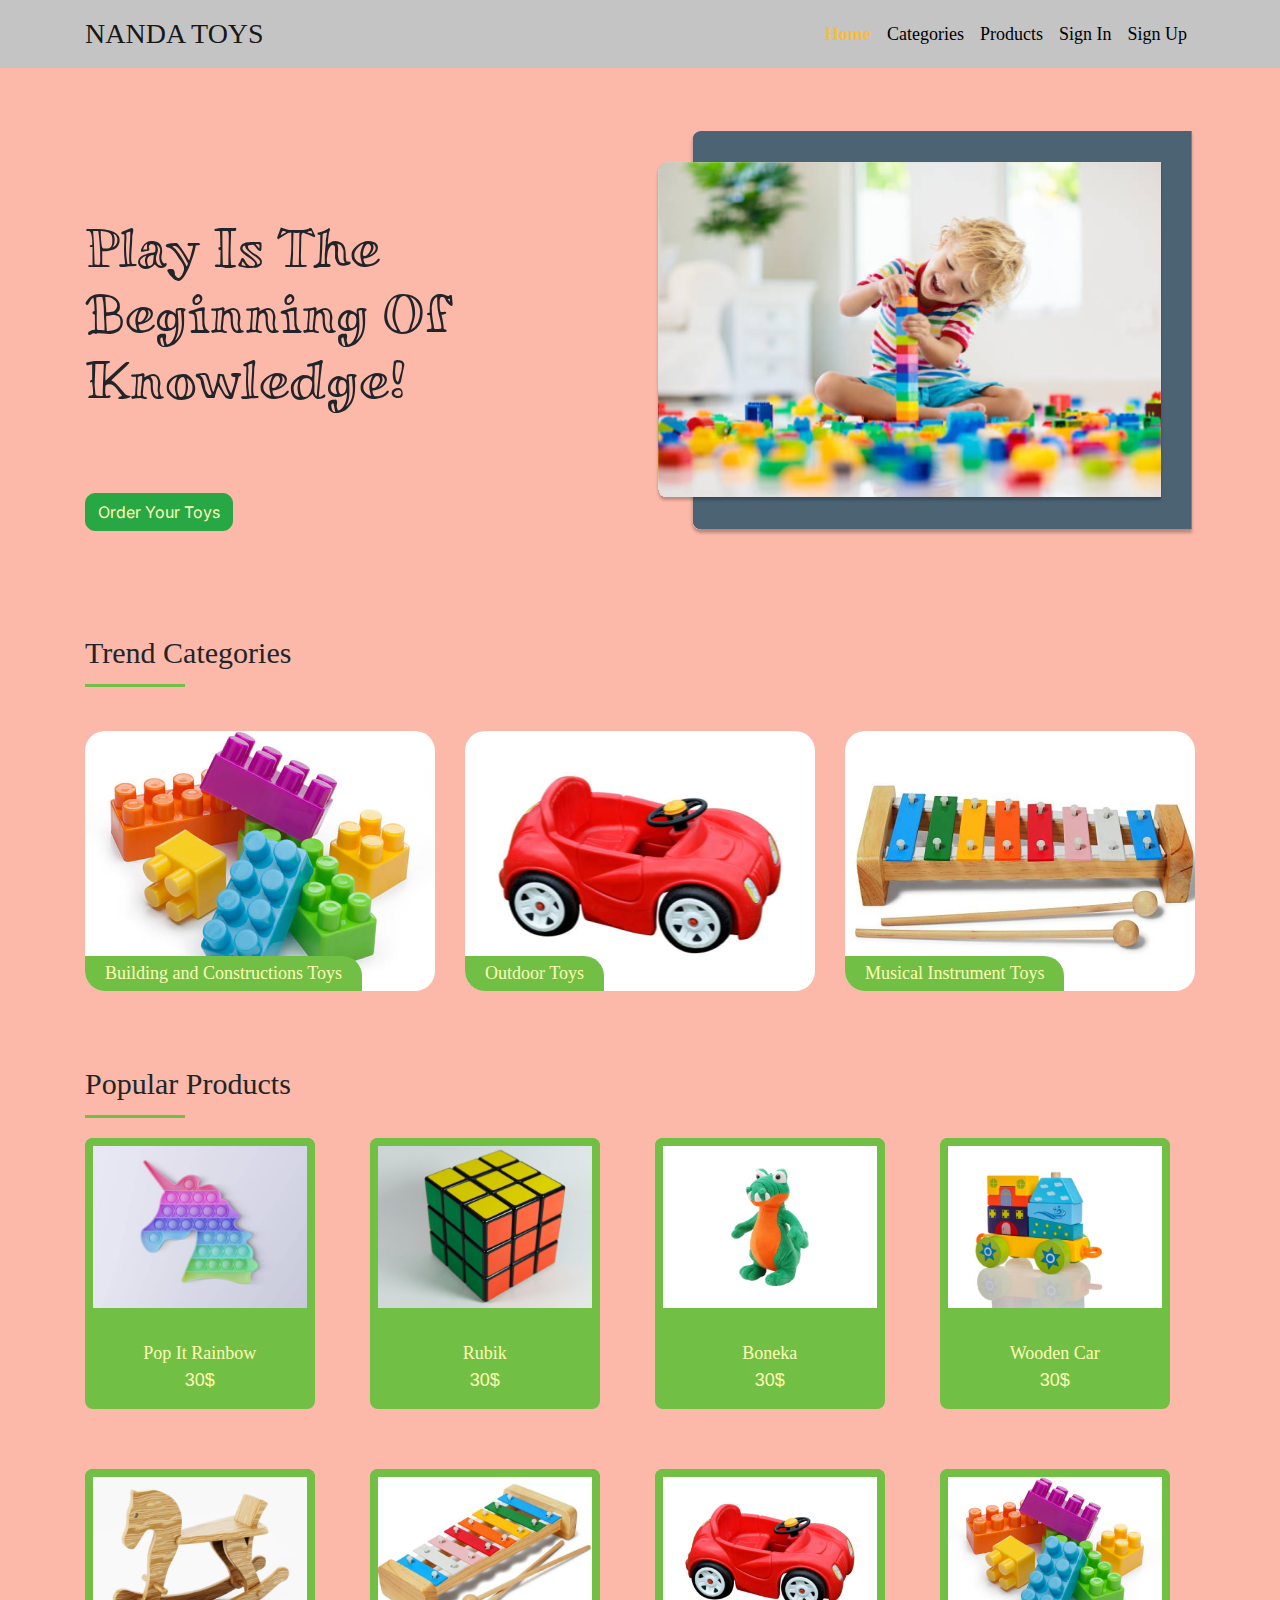
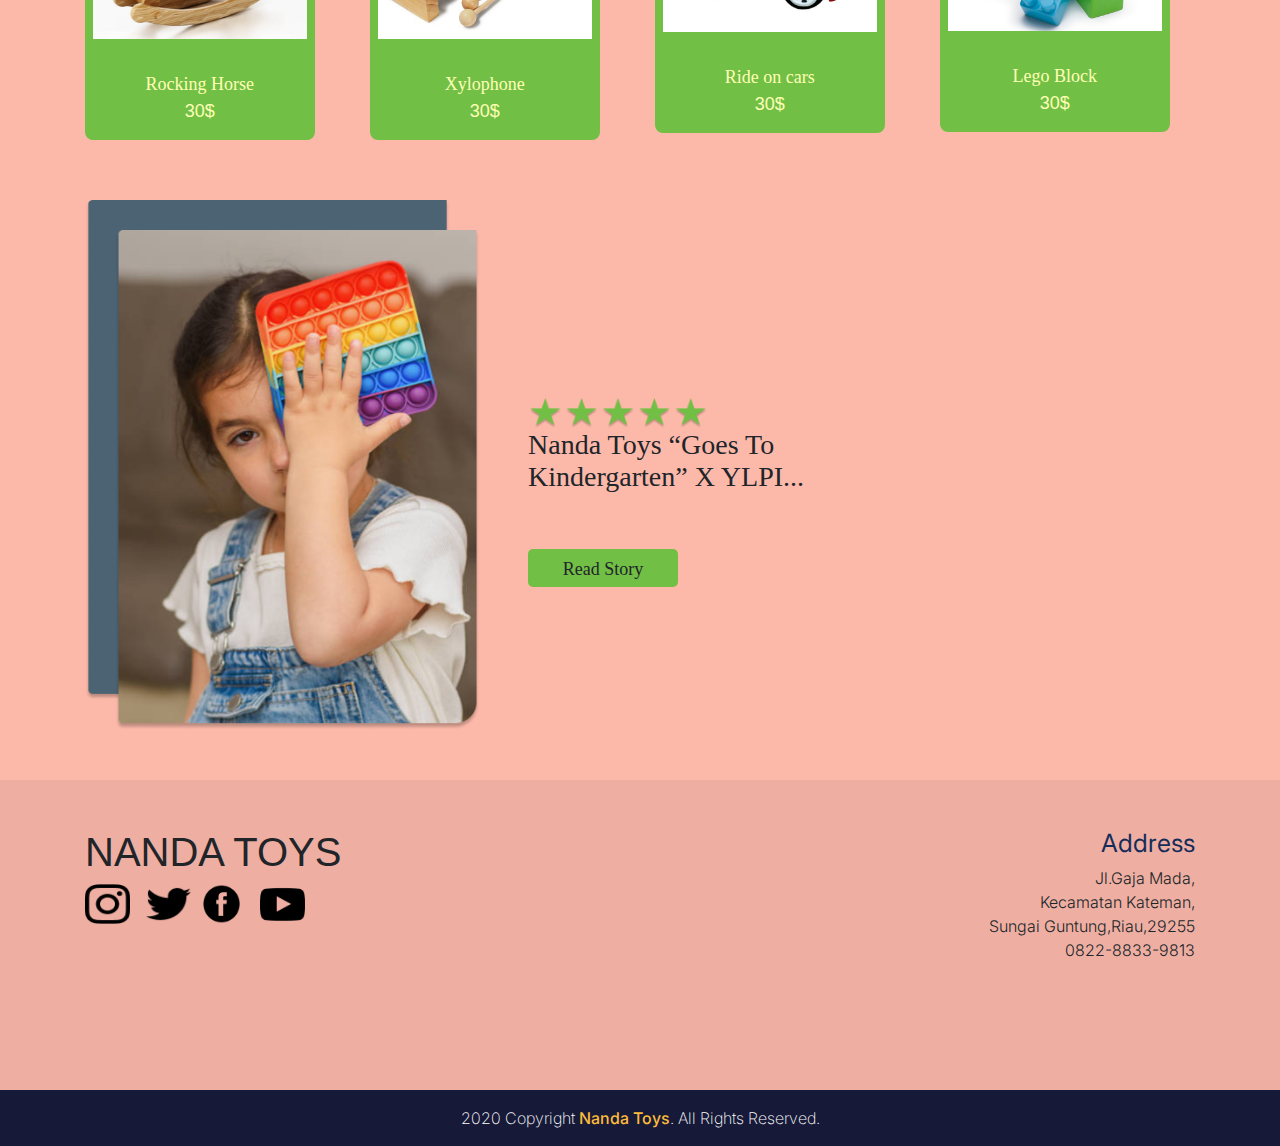
<file: index.html>
<!doctype html>
<html lang="en">
  <head>
    <!-- Required meta tags -->
    <meta charset="utf-8">
    
    <meta name="viewport" content="width=device-width, initial-scale=1, shrink-to-fit=no">

    <!-- Bootstrap CSS -->
    <link rel="stylesheet" href="frontend/libraries/bootstrap/css/bootstrap.css">
    <!-- My CSS -->
    <link rel="stylesheet" href="frontend/styles/main.css">
    
    <!-- Google Fonts -->
    <link href="https://fonts.googleapis.com/css2?family=IM+Fell+Great+Primer&family=Inter:wght@100;200;300;400;500;600;700&family=Miltonian&family=Montserrat:ital,wght@0,100;0,200;0,300;0,400;0,500;0,600;0,700;0,800;1,300;1,500;1,700&family=Poppins:wght@100;200;300;400;500;600;700&display=swap" rel="stylesheet">

    <title>Home</title>
  </head>
  <body>
    
    <!-- Header -->
    <header>
      <nav class="navbar navbar-expand-lg navbar-light" style="background-color: #C4C4C4;"> 
        <div class="container">
          <a class="navbar-brand" href="#">NANDA TOYS</a>
          <button class="navbar-toggler" type="button" data-toggle="collapse" data-target="#navbarNav" aria-controls="navbarNav" aria-expanded="false" aria-label="Toggle navigation">
            <span class="navbar-toggler-icon"></span>
          </button>
          <div class="collapse navbar-collapse" id="navbarNav">
            <ul class="navbar-nav ml-auto">
              <li class="nav-item">
                <a class="nav-link active" href="#">Home</a>
              </li>
              <br>
              <li class="nav-item">
                <a class="nav-link" href="#">Categories</a>
              </li>
              <li class="nav-item">
                <a class="nav-link" href="#">Products</a>
              </li>
              <li class="nav-item">
                <a class="nav-link" href="#">Sign In</a>
              </li>
              <li class="nav-item">
                <a class="nav-link" href="#">Sign Up</a>
              </li>
            </ul>
          </div>
        </div>
      </nav>
    </header>
    <!-- Tutup Header -->

    <!-- Hero Section -->
    <section class="hero-section">
      <div class="container">
        <div class="row">
          <div class="col-6">
            <h1>Play Is The Beginning Of Knowledge!</h1>
            <a href="pages/detail.html" Class="btn btn-success">Order Your Toys</a>
          </div>
          <div class="col-6">
            <img src="frontend/img/Group 24.svg" class="img-fluid">
          </div>
        </div>
      </div>
    </section>
    <!-- Tutup Hero Section -->

    <!-- Trend Categories -->
    <section class="categories">
      <div class="container">
        <div class="row">
          <div class="col-12">
            <div class="d-flex section-title">
              <h4>Trend</h4>
              <h4>&nbsp;Categories</h4>
            </div>
          </div>
        </div>
        <div class="row mt-4">
          <div class="col-4 component-categories">
            <div class="tag">
              <span>Building and Constructions Toys</span>
            </div>
            <a href="pages/detail.html">
              <div class="categories-thumbnail">
                <div class="categories-img" style="background-image: url('frontend/img/categories\ 1.png');"></div>
              </div>
            </a>
          </div>
          <div class="col-4 component-categories">
            <div class="tag">
              <span>Outdoor Toys</span>
            </div>
            <a href="pages/detail.html">
              <div class="categories-thumbnail">
                <div class="categories-img" style="background-image: url('frontend/img/categories\ 2.png');"></div>
              </div>
            </a>
          </div>
          <div class="col-4 component-categories">
            <div class="tag">
              <span>Musical Instrument Toys</span>
            </div>
            <a href="pages/detail.html">
              <div class="categories-thumbnail">
                <div class="categories-img" style="background-image: url('frontend/img/categories\ 3.png');"></div>
              </div>
            </a>
          </div>
        </div>
      </div>
    </section>
    <!-- Tutup Trend Categories -->

    <!-- Popular Products -->
    <section class="popular-products">
      <div class="container">
        <div class="row">
          <div class="col-12">
            <div class="d-flex section-title">
              <h4>Popular</h4>
              <h4>&nbsp;Products</h4>
            </div>
          </div>
        </div>
        <div class="row">
          <div class="col-6 col-md-4 col-lg-3">
            <a href="pages/detail.html" class="component-products d-block">
              <div class="products-img mb-4">
                <img src="frontend/img/product 1  (1).png" alt class="w-100">
              </div>
              <div class="products-text">Pop It Rainbow</div>
              <div class="products-price">30$</div>
            </a>
            
          </div>
          <div class="col-6 col-md-4 col-lg-3">
            <a href="pages/detail.html" class="component-products d-block">
              <div class="products-img mb-4">
                <img src="frontend/img/product 2.png" alt class="w-100">
              </div>
              <div class="products-text">Rubik </div>
              <div class="products-price">30$</div>
            </a>
          </div>
          <div class="col-6 col-md-4 col-lg-3">
            <a href="pages/detail.html" class="component-products d-block">
              <div class="products-img mb-4">
                <img src="frontend/img/product 3.png" alt class="w-100">
              </div>
              <div class="products-text">Boneka </div>
              <div class="products-price">30$</div>
            </a>
          </div>
          <div class="col-6 col-md-4 col-lg-3">
            <a href="pages/detail.html" class="component-products d-block">
              <div class="products-img mb-4">
                <img src="frontend/img/product 4.png" alt class="w-100">
              </div>
              <div class="products-text">Wooden Car</div>
              <div class="products-price">30$</div>
            </a>
          </div>
          <div class="col-6 col-md-4 col-lg-3">
            <a href="pages/detail.html" class="component-products d-block">
              <div class="products-img mb-4">
                <img src="frontend/img/product 5.png" alt class="w-100">
              </div>
              <div class="products-text">Rocking Horse</div>
              <div class="products-price">30$</div>
            </a>
          </div>
          <div class="col-6 col-md-4 col-lg-3">
            <a href="pages/detail.html" class="component-products d-block">
              <div class="products-img mb-4">
                <img src="frontend/img/product 6.png" alt class="w-100">
              </div>
              <div class="products-text">Xylophone</div>
              <div class="products-price">30$</div>
            </a>
          </div>
          <div class="col-6 col-md-4 col-lg-3">
            <a href="pages/detail.html" class="component-products d-block">
              <div class="products-img mb-4">
                <img src="frontend/img/categories 2.png" alt class="w-100">
              </div>
              <div class="products-text">Ride on cars</div>
              <div class="products-price">30$</div>
            </a>
          </div>
          <div class="col-6 col-md-4 col-lg-3">
            <a href="pages/detail.html" class="component-products d-block">
              <div class="products-img mb-4">
                <img src="frontend/img/categories 1.png" alt class="w-100">
              </div>
              <div class="products-text">Lego Block</div>
              <div class="products-price">30$</div>
            </a>
          </div>
        </div>
      </div>
    </section>
    <!-- Tutup Popular Produk -->
    
    <!-- Testimonial -->
    <section class="testimonial">
      <div class="container">
        <div class="row align-items-center">
          <div class="col-auto">
            <div class="testimonial-hero">
              <img src="frontend/img/testimonial-hero.png" alt="Testimonial" class="position-absolute testimonial-hero-image">
              <img src="frontend/img/testimonial-frame.png" alt="Testimonial" class="testimonial-frame">
            </div>
          </div>
          <div class="colfa-rotate-180 col-md-4 ml-5">
            <div class="stars align-items-center">
              <img src="frontend/img/stars.png" alt="" />
            </div>
            <h2 class="testimonial-text">Nanda Toys “Goes To Kindergarten” X YLPI...</h2>
            <a href="#" class="btn btn-testimonial mt-5">Read Story</a>
          </div>
        </div>
      </div>
    </section>
    <!-- Tutup Testimonial -->

    <!-- Footer -->
    <div class="footer">
      <div class="container">
        <div class="row">
          <div class="col-6">
            <h1 class="mt-5 text-uppercase">Nanda Toys</h1>
            <div class="d-flex flex-row">
              <a href="#">
                <img src="frontend/img/Group.png" alt="">
              </a>
              <img src="frontend/img/Twitter - Positive.png" class="ml-3" >
              <img src="frontend/img/fb 1.png" class="ml-2" >
              <img src="frontend/img/youtubr 1.png" class="ml-3" >
            </div>
          </div>
          <div class="col-6">
            <div class="footer-tag mt-5">
              <h3>Address</h3>
              <p>Jl.Gaja Mada, <br> Kecamatan Kateman, <br>Sungai Guntung,Riau,29255 <br>0822-8833-9813</p>
            </div>
          </div>
        </div>
      </div>
    </div>

    <footer>
      <div class="container">
        <div class="row">
          <div class="col-12 text-center">
            <p class="pt-3">2020 Copyright <a href="#">Nanda Toys</a>. All Rights Reserved.
            </p>
          </div>
        </div>
      </div>
    </footer>

    <script src="frontend/libraries/"></script>
    <!-- Footer -->
    <!-- Option 1: jQuery and Bootstrap Bundle (includes Popper) -->
    <script src="https://cdn.jsdelivr.net/npm/jquery@3.5.1/dist/jquery.slim.min.js" integrity="sha384-DfXdz2htPH0lsSSs5nCTpuj/zy4C+OGpamoFVy38MVBnE+IbbVYUew+OrCXaRkfj" crossorigin="anonymous"></script>
    <script src="frontend/libraries/bootstrap/js/bootstrap.js"></script>

    
  </body>
</html>
</file>
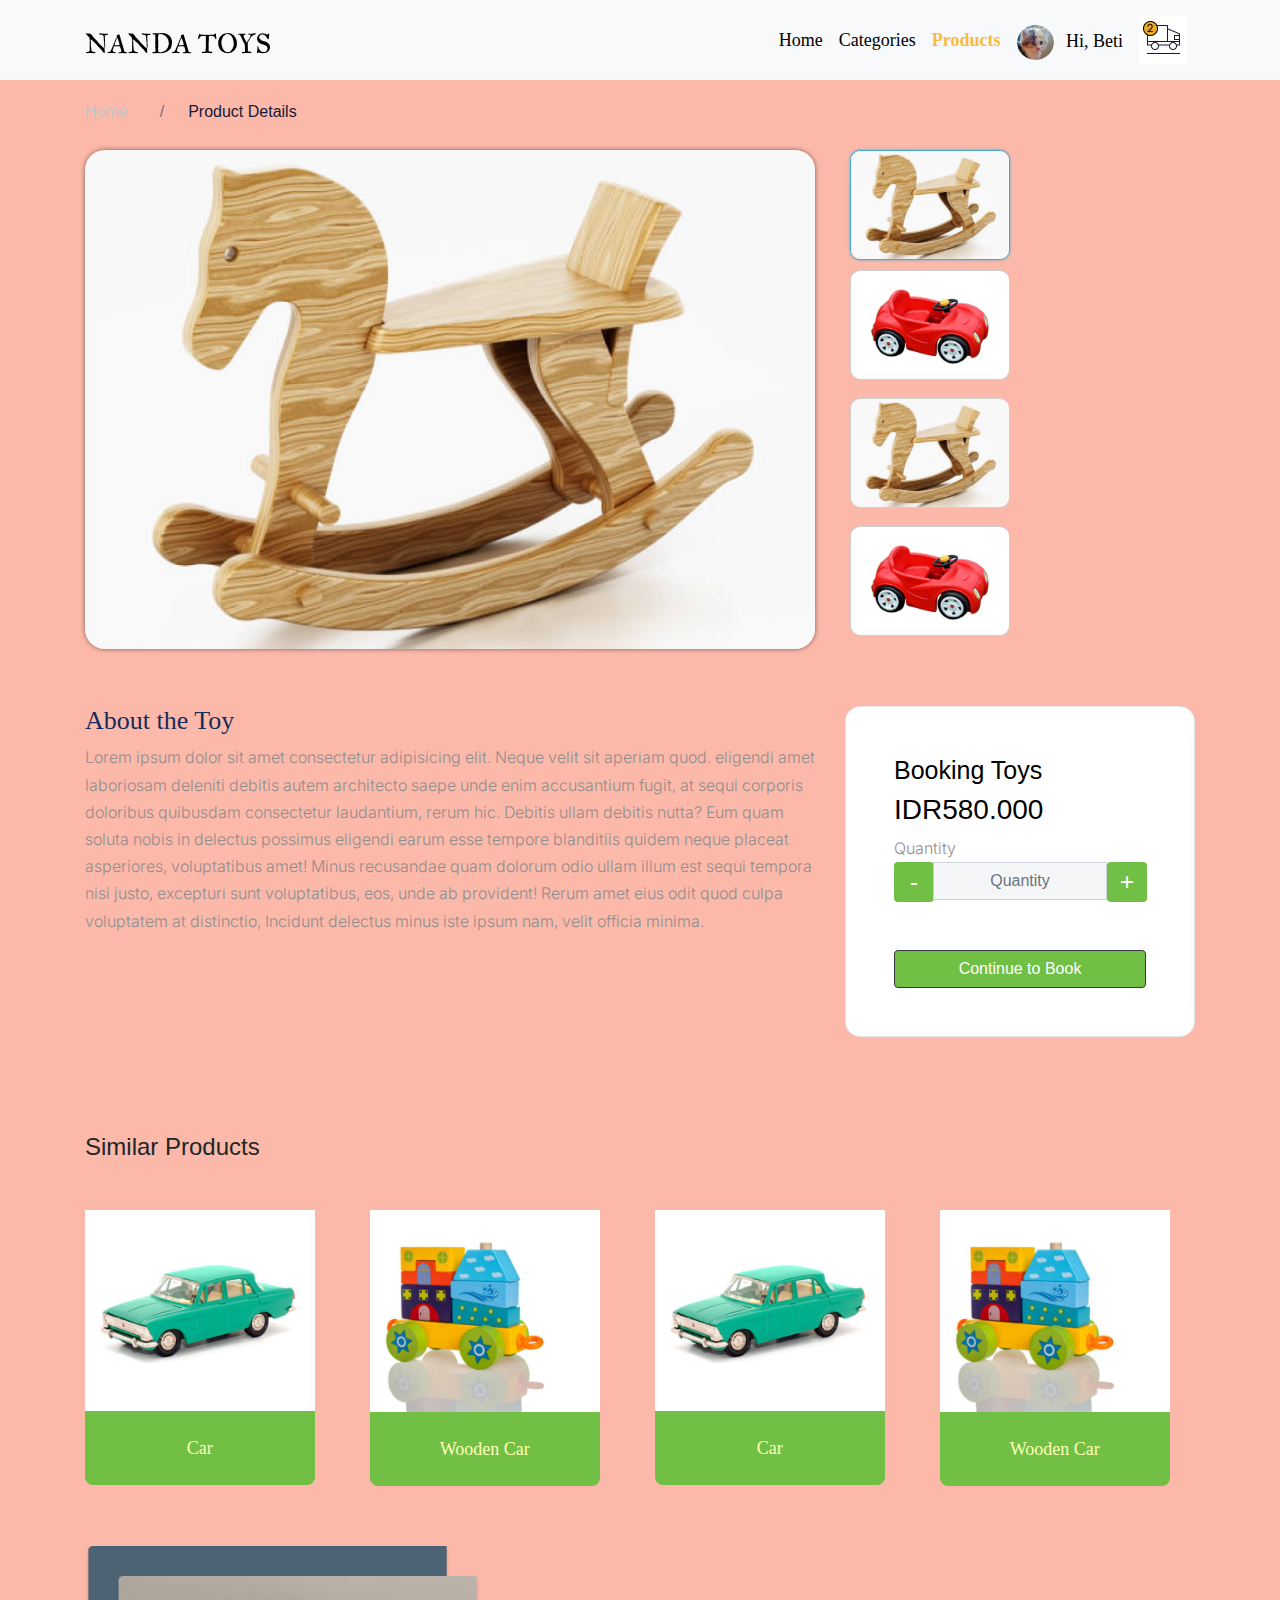
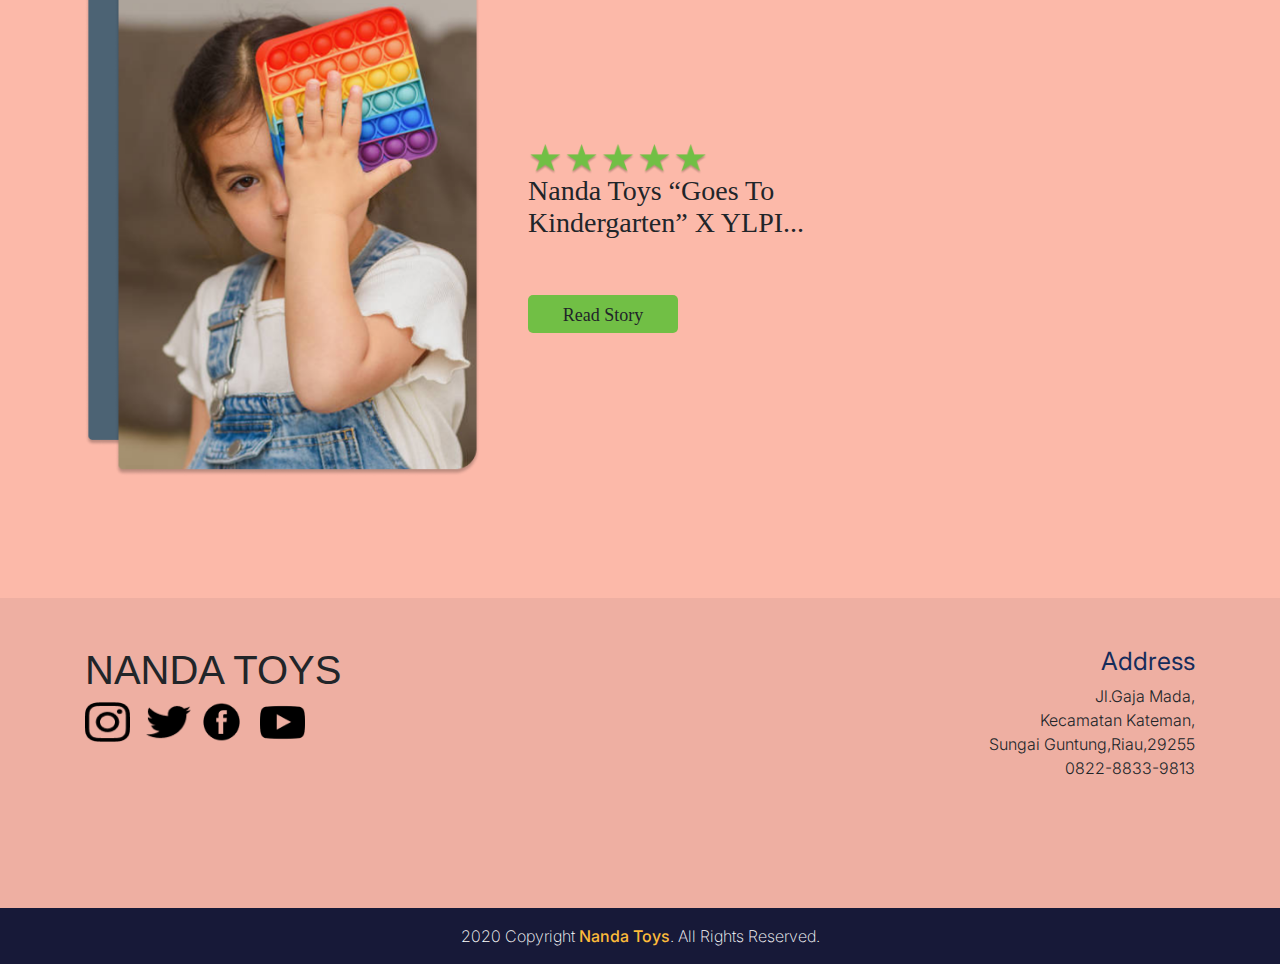
<file: pages/detail.html>
<!DOCTYPE html>
<html lang="en">
<head>
    <meta charset="UTF-8">
    <meta http-equiv="X-UA-Compatible" content="IE=edge">
    <meta name="viewport" content="width=device-width, initial-scale=1.0">
    <link rel="stylesheet" href="../frontend/libraries/bootstrap/css/bootstrap.css">
    <link href="https://fonts.googleapis.com/css2?family=IM+Fell+Great+Primer&family=Inter:wght@100;200;300;400;500;600;700&family=Miltonian&family=Montserrat:ital,wght@0,100;0,200;0,300;0,400;0,500;0,600;0,700;0,800;1,300;1,500;1,700&family=Poppins:wght@100;200;300;400;500;600;700&display=swap" rel="stylesheet">
    <link rel="stylesheet" href="../frontend/styles/main.css">
    <link rel="stylesheet" href="../frontend/libraries/xzoom/xzoom.css">

    <title>Products</title>
</head>
<body>
    <header>
        <nav class="navbar navbar-expand-lg navbar-light bg-light">
            <div class="container">
              <a class="navbar-brand" href="../index.html"><img src="../frontend/img/NANDA TOYS.png" alt=""></a>
              <button class="navbar-toggler" type="button" data-toggle="collapse" data-target="#navbarSupportedContent" aria-controls="navbarSupportedContent" aria-expanded="false" aria-label="Toggle navigation">
                <span class="navbar-toggler-icon"></span>
              </button>
      
              <div class="collapse navbar-collapse" id="navbarSupportedContent">
                <ul class="navbar-nav ml-auto">
                  <li class="nav-item">
                    <a class="nav-link" href="../index.html">Home</a>
                  </li>
                  <li class="nav-item">
                    <a class="nav-link" href="#">Categories</a>
                  </li>
                  <li class="nav-item">
                    <a class="nav-link active" href="detail.html">Products</a>
                  </li>
                </ul>
                <!-- Destkop Menu -->
                <ul class="navbar-nav d-none d-lg-flex">
            <li class="nav-item dropdown">
              <a href="#" class="nav-link mt-2" id="navbarDropdown" role="button" data-toggle="dropdown">
                <img src="../frontend/img/beti.png" alt="icon user" class="rounded-circle mr-2 profile-picture">
                Hi, Beti
              </a>
            </li>
            <li class="nav-item">
              <a href="#" class="nav-link d-inline-block">
                <img src="../frontend/img/truk.png" alt="">
              </a>
            </li>
          </ul>
        </div>
      </div>
    </nav>
  </header>
    
  <!-- Page Content -->
  <div class="page-content page-details">
    <section class="bike-breadcrumbs">
      <div class="container">
        <div class="row">
          <div class="col-12">
            <nav>
              <ol class="breadcrumb">
                <li class="breadcrumb-item">
                  <a href="../index.html">Home</a>
                </li>
                <li class="breadcrumb-item active">
                  Product Details
                </li>
              </ol>
            </nav>
          </div>
        </div>
      </div>
    </section>
    
    <section class="bike-gallery">
        <div class="container">
          <div class="row">
            <div class="col-10 col-md-8">
              <div class="xzoom-container">
                <img 
                  src="../frontend/img/product-details-1.png" 
                  class="xzoom w-100 main-image d-block" 
                  id="xzoom-default"
                  xoriginal="../frontend/img/product-details-1.png">
              </div>
            </div>
            
            <div class="col-2 col-md-2">
              <div class="xzoom-thumbs">
                <a href="../frontend/img/product-details-1.png">
                  <img src="../frontend/img/product-details-1.png" class="xzoom-gallery w-100" xpreview="../frontend/img/product-details-1.png">
                </a>
                <a href="../frontend/img/product-details-2.png">
                  <img src="../frontend/img/product-details-2.png" class="xzoom-gallery w-100" xpreview="../frontend/img/product-details-2.png">
                <a href="../frontend/img/product-details-1.png">
                  <img src="../frontend/img/product-details-1.png" class="xzoom-gallery w-100 mt-2" xpreview="../frontend/img/product-details-1.png">
                <a href="../frontend/img/product-details-2.png">
                  <img src="../frontend/img/product-details-2.png" class="xzoom-gallery w-100 mt-2" xpreview="../frontend/img/product-details-2.png">
                </a>
              </div> 
            </div>
          </div>
        </div>
    </section>

    <section class="bike-heading mb-5">
        <div class="container">
          <div class="row">
            <div class="col-lg-8">
              <h1>About the Toy</h1>
              <p>Lorem ipsum dolor sit amet consectetur adipisicing elit. Neque velit sit aperiam quod. eligendi amet laboriosam deleniti debitis autem architecto saepe unde enim accusantium fugit, at sequi corporis doloribus quibusdam consectetur laudantium, rerum hic.
                Debitis ullam debitis nutta? Eum quam soluta nobis in delectus possimus eligendi earum esse tempore blanditiis quidem neque placeat asperiores, voluptatibus amet! Minus recusandae quam dolorum odio ullam illum est sequi tempora nisi justo, excepturi sunt voluptatibus, eos, unde ab provident! Rerum amet eius odit quod culpa voluptatem at distinctio, Incidunt delectus minus iste ipsum nam, velit officia minima.</p>
            </div>
            <div class="col-lg-4">
                <div class="card bordered p-5">
                  <h5 class="booking-title">Booking Toys</h5>
                  <h2 class="booking-price">IDR580.000</h2>
                  <p class="mb-0 subtitle">Quantity</p>
                  <div class="input-number">
                    <div class="input-group">
                      <div class="input-group-prepend">
                        <div class="input-group-text minus">
                         -
                        </div>
                      </div>
                      <input type="text" class="form-control" placeholder="Quantity">
                      <div class="input-group-prepend">
                        <div class="input-group-text plus">
                         +
                        </div>
                      </div>
                    </div>
                  </div>
              <a href="booking_page.html" class="btn btn-md btn-dark btn-block mt-5 btn-booking">Continue to Book</a>
            </div>
          </div>
        </div>
      </div>
    </section>
  </div>
  <!-- Akhir Page Content -->

  <!-- Similar Products -->
  <section class="similar-products">
    <div class="container">
      <div class="row">
        <div class="col-12">
          <h4 class="mb-5 mt-5">Similar Products</h4>
        </div>
      </div>
      <div class="row">
        <div class="col-6 col-md-4 col-lg-3">
          <a href="/products.html" class="component-products d-block"> 
            <div class="products-image mb-4">
              <img src="../frontend/img/similar 1.png" alt="" class="w-100">
            </div>
            <div class="products-text mb-2">
                Car
              </div>
          </a>
        </div>
        <div class="col-6 col-md-4 col-lg-3">
          <a href="/products.html" class="component-products d-block"> 
            <div class="products-image mb-4">
              <img src="../frontend/img/similar 2.png" alt="" class="w-100">
            </div>
            <div class="products-text mb-2">
                Wooden Car
              </div>
          </a>
        </div>
        <div class="col-6 col-md-4 col-lg-3">
          <a href="/products.html" class="component-products d-block"> 
            <div class="products-image mb-4">
              <img src="../frontend/img/similar 1.png" alt="" class="w-100">
            </div>
            <div class="products-text mb-2">
                Car
              </div>
          </a>
        </div>
        <div class="col-6 col-md-4 col-lg-3">
          <a href="/products.html" class="component-products d-block"> 
            <div class="products-image mb-4">
              <img src="../frontend/img/similar 2.png" alt="" class="w-100">
            </div>
            <div class="products-text mb-2">
                Wooden Car
              </div>
          </a>
        </div>
    </div>
  </section>

  <!-- Testimonial -->
  <section class="testimonial">
    <div class="container">
      <div class="row align-items-center">
        <div class="col-auto">
          <div class="testimonial-hero">
            <img src="../frontend/img/testimonial-hero.png" alt="Testimonial" class="position-absolute testimonial-hero-image">
            <img src="../frontend/img/testimonial-frame.png" alt="Testimonial" class="testimonial-frame">
          </div>
        </div>
        <div class="colfa-rotate-180 col-md-4 ml-5">
          <div class="stars align-items-center">
            <img src="../frontend/img/stars.png" alt="">
          </div>
          <h2 class="testimonial-text">Nanda Toys “Goes To Kindergarten” X YLPI...</h2>
          <a href="#" class="btn btn-testimonial mt-5">
            Read Story
          </a>
        </div>
      </div>
    </div><br><br><br>
  </section>
        
  <!-- Footer -->
  <div class="footer">
    <div class="container">
      <div class="row">
        <div class="col-6">
          <h1 class="mt-5 text-uppercase">Nanda Toys</h1>
          <div class="d-flex flex-row">
            <img src="../frontend/img/Group.png">
            <img src="../frontend/img/Twitter - Positive.png"  class="ml-3">
            <img src="../frontend/img/fb 1.png"  class="ml-2">
            <img src="../frontend/img/youtubr 1.png"  class="ml-3">
          </div>
        </div>
        <div class="col-6">
          <div class="footer-tag mt-5">
            <h3>Address</h3>
            <p>Jl.Gaja Mada, <br> Kecamatan Kateman, <br>Sungai Guntung,Riau,29255 <br>0822-8833-9813</p>
          </div>
        </div>
      </div>
    </div>
  </div>

  <footer>
    <div class="container">
      <div class="row">
        <div class="col-12 text-center">
          <p class="pt-3">
            2020 Copyright <a href="../index.html">Nanda Toys</a>. All Rights Reserved.
          </p>
        </div>
      </div>
    </div>
  </footer>







    <script src="../frontend/libraries/jquery-360.min.js"></script>
    <script src="../frontend/libraries/bootstrap/js/bootstrap.js"></script>
    <script src="../frontend/libraries/xzoom/xzoom.min.js"></script>

    <script>
    $(document).ready(function () {
      $(".xzoom, .xzoom-gallery").xzoom({
        zoomWidth: 450,
        title: false,
        tint: "#333",
        Xoffset: 20,
      });
    });
    </script>
</body>
</html>
</file>
<file: frontend/styles/main.css>
body {
    background-color: #FCB9A9;
}
.navbar-brand {
    font-family: 'IM FELL Great Primer';
    font-weight: 400;
    font-size: 28px;
}

.nav-item {
    font-family: 'IM FELL Great Primer';
    font-weight: 400;
    font-size: 18px;
    line-height: 34px;
}

.nav-item .nav-link.active {
    font-weight: 600;
    color: #FCBB3A !important;
}

.nav-link {
    color: #000 !important; 
}

.nav-link:hover {
    color: #FCBB3A !important;
}

/* Hero Section */
.hero-section h1 {
    margin-top: 148px;
    font-family: 'Miltonian';
    font-weight: 400;
    font-size: 55px;
}

.hero-section .btn {
    margin-top: 71px;
    border-radius: 10px 10px 10px 10px;
    font-family: 'Inter';
    font-weight: 400;
    font-size: 16px;
    color: #FFFFB5;
    
}

.hero-section img {
    margin-top: 63px;
}

/* Akhir Hero Section */

.section-title {
    border-bottom: 3px solid #71BF45;
    width: 9%;
    padding-bottom: 5px;
    margin-bottom: 20px;
}

/* Awal Categories */
.categories h4 {
    font-family: 'IM FELL Great Primer';
    font-weight: 400;
    font-size: 30px;
    margin-top: 99px;
}

.tag {
    z-index: 3;
    background-color:#71BF45;
    padding: .25rem 1.25rem;
    position: absolute;
    bottom: 0;
    left: 15px;
    border-radius: 0px 20px;
    min-height: 30px;
}

.tag span {
    font-family: 'IM FELL Great Primer';
    font-style: normal;
    font-weight: 400;
    font-size: 18px;
    color: #FFFFB5;
}

.categories-thumbnail {
    width: 100%;
    height: 260px;
    border-radius: 20px;
    overflow: hidden;
    position: relative;
}

.categories-thumbnail:hover .categories-img {
    transform: scale(1.1);
}

.categories-img {
    width: 100%;
    height: 100%;

    background-position: center;
    background-size: cover;
    background-repeat: no-repeat;

    transition: all 0.3s ease;
}
/* Akhir Categories */

/* Awal Products */
.popular-products h4 {
    margin-top: 75px;
    font-family: 'IM FELL Great Primer';
    font-weight: 400;
    font-size: 30px;
}

.component-products {
    background: #71BF45;
    border-radius: 8px;
    border:#000;
    transition: all 0.2s ease-in-out;
    padding-bottom: 15px;
    margin-bottom: 60px;
    position: 10px;
    width: 90%;
}

.component-products:hover {
    transform: scale(1.1);
}

.products-img {
    padding: 0.5rem;
    border-radius: 8px 8px 0px 0px;
    background: #71BF45;
    background-position: center;
    background-size: cover;
    background-repeat: no-repeat;

    transition: all 0.3s ease;
}

.products-text {
    font-family: 'IM FELL Great Primer';
    font-weight: 400;
    font-size: 18px;
    text-align: center;
    color: #FFFFB5;
    background: #71BF45;
    transition: all 0.3s ease;
}

.products-price {
    font-weight: 400;
    font-size: 18px;
    text-align: center;
    color: #FFFFB5;
    background: #71BF45;
    background-position: center;
    background-size: cover;
    background-repeat: no-repeat;

    transition: all 0.3s ease;
}
/* Akhir Produk */

/* Awal Testimonial */
.testimonial {
    margin-bottom: 5rem;
}

.testimonial-hero-image {
    z-index: 1;
    margin: 30px 0px 0px 30px;
    width: 365px;
    height: 500px;
}

.testimonial-frame {
    width: 365px;
    height: 500px;
}

.stars img {
    width: 180px;
}

.testimonial-text {
    font-family: 'IM FELL Great Primer';
    font-style: normal;
    font-weight: 400;
    font-size: 28px;
    line-height: 32px;
}

.btn-testimonial {
    background-color: #71BF45;
    font-family: 'IM FELL Great Primer';
    font-weight: 400;
    font-size: 18px;
    
    position: absolute;
    width: 150px;
    height: 38px;
    border-radius: 5px;
}

.btn-testimonial:hover {
    box-shadow: 0px 4px 4px rgba(50, 82, 223, 0.25);
    border-radius: 5px;
}

/* Akhir Testimonial */

/* Awal Footer */
.footer {
    height: 310px;
    background-color: rgba(23, 25, 56, 0.06);
}

.footer img {
    width: 45px;
    height: 40px;
}

.footer-tag {
    text-align: right;
}

.footer-tag h3 {
    font-family: 'Inter';
    font-style: normal;
    font-weight: 400;
    font-size: 25px;
    line-height: 30px;
    text-align: right;

    color: #152C5B;
}

.footer-tag p {
    font-family: 'Inter';
    font-style: normal;
    font-weight: 300;
    font-size: 16px;
    line-height: 24px;
    text-align: right;
}

.footer-copyright {
    background-color: #171938;
    text-align: center;
    padding-top: 5px;
    padding-bottom: 5px
}

footer {
    background-color: #171938;
}

footer p {
    font-family: 'Inter';
    font-style: normal;
    font-weight: 200;
    font-size: 16px;
    line-height: 24px;
    color: #FFFFFF;
}

footer p a{
    font-weight: 500;
    color: #FCBB3A;
    transition: all 0.2s ease-in-out;
}

footer p a:hover{
    text-decoration: none;
    font-weight: 500;
    color: #f8a90b;
    transform: scale(1.1);
}
/* Akhir Footer */

/* Awal Breadcrumb */
.bike-breadcrumbs .breadcrumb{
    background: transparent;
    padding: 0;
    padding-top: 10px;
    padding-bottom: 10px;
    margin-top: 10px;
    font-family: 'IM FELL Great Primer', sans-serif;
}

.breadcrumb-item + .breadcrumb-item::before {
    padding-left: 1.5rem;
    padding-right: 1.5rem;
}

.breadcrumb-item a{
    font-weight: 500;
    color: #C4C4C4;
}

.breadcrumb-item.active{
    font-weight: 500;
    color: #171938;
}

.xzoom-container {
    display: block;
}

.xzoom-container .xzoom {
    width: 100%;
    border-radius: 20px;
}

.xzoom-gallery {
    border-radius: 10px;
}

.bike-heading {
    margin-top: 50px;
}

.bike-heading h1{
    font-family: 'IM FELL Great Primer';
    font-style: normal;
    font-weight: 500;
    font-size: 26px;
    line-height: 30px;
    color: #152C5B;
}

.bike-heading p{
    font-family: 'Inter';
    font-style: normal;
    font-weight: 300;
    font-size: 16px;
    line-height: 170%;
    color: #928d8d;
}

.bike-heading .card {
    border: 1px solid #E5E5E5;
    border-radius: 15px;
}

.bike-heading .booking-title {
    font-weight: 500;
    font-size: 25px;
    color: #000;
}

.bike-heading .booking-price {
    font-weight: 500;
    font-size: 28px;
    color: #000;
}

.bike-heading .input-group-text{
    border: 0;
    cursor: pointer;
    color: white;
    padding: 0;
    border-radius: 4px !important;
    font-size: 24px;
    width: 40px;
    height: 40px;
    display: flex;
    justify-content: center;
    user-select: none;
}

.bike-heading .input-group-text.minus{
    background-color: #71BF45;
}

.bike-heading .input-group-text.plus{
    background-color: #71BF45;
}

.bike-heading .input-group .form-control{
    border: 1;
    border-radius: 0;
    outline: 0;
    box-shadow: none;
    background-color: #F5F6F8;
    padding-top: 0.575rem;
    padding-bottom: 0.575rem;
    text-align: center;
}

.bike-heading .btn-booking {
    background-color: #71BF45;
    border-radius: 4px;
}

.bike-heading .btn-booking:hover {
    background-color: #377d0f;
    box-shadow: 0px 8px 15px rgba(50, 82, 223, 0.3);
}

.booking-page-1{
    margin-bottom: 160px;
}

.stepper {
    margin-top: 61px;
    margin-bottom: 44px;
}

.title-booking {
    color: #152C5B;
    font-weight: 600;
    font-size: 36px;
}

.subtitle-booking {
    color: #B0B0B0;
    font-weight: 300;
    font-size: 18px;
}

.brand-book {
    font-weight: 400;
    font-size: 20px;
    padding-left: 10px;
    color: #152C5B;
}
.price-book {
    font-weight: 300;
    font-size: 20px;
    padding-left: 10px;
    color: #152C5B;
}

.form-booking label{
    margin-top: 20px;
    font-weight: 500;
    font-size: 16px;
    color: #152C5B;
}

.form-booking .input-group {
    background-color: white;
}

.form-booking .input-group .form-control{
    border: 0;
    background: #F5F6F8;
    border-radius: 10px;
    outline: 0;
    box-shadow: none;
    padding-top: 0.575rem;
    padding-bottom: 0.575rem;
}

.form-booking .input-group .custom-file .custom-file-input{
    border: 0;
    background: #F5F6F8;
    border-radius: 10px;
    outline: 0;
    box-shadow: none;
    padding-top: 0.575rem;
    padding-bottom: 0.575rem;
}

.form-booking .input-group .form-control::placeholder{
    background: #F5F6F8;
}

.btn-continue-booking {
    border: 0;
    color: #000000;
    background: #1B4BF6;
    border-radius: 5px;
}
.btn-continue-booking:hover {
    color: #577BFB;
    background: #000000;
    box-shadow: 0px 8px 15px rgba(0, 0, 0, 0.25);
}

.btn-cancel-booking {
    margin-top: 5px;
    border: 0;
    color: #B3B3B3;
    background: #F5F6F8;
    border-radius: 5px;
}
.btn-cancel-booking:hover {
    color: #000000;
    background: #cdcdcd;
    box-shadow: 0px 8px 15px rgba(0, 0, 0, 0.25);
}
</file>
<file: frontend/libraries/xzoom/xzoom.css>
/* Compatibility styles for frameworks like bootstrap, foundation e.t.c */
.xzoom-source img, .xzoom-preview img, .xzoom-lens img {
    display: block;
    max-width: none;
    max-height: none;
    -webkit-transition: none;
    -moz-transition: none;
    -o-transition: none;
    transition:none
  }
  /* --------------- */
  
  /* xZoom Styles below */
  .xzoom-container { 
    display: inline-block;
  }
  
  .xzoom-thumbs {
    text-align: center;
    margin-bottom: 10px;
  }
  
  .xzoom { 
    -webkit-box-shadow: 0px 0px 5px 0px rgba(0,0,0,0.5);
    -moz-box-shadow: 0px 0px 5px 0px rgba(0,0,0,0.5);
    box-shadow: 0px 0px 5px 0px rgba(0,0,0,0.5);  
  }
  .xzoom2, .xzoom3, .xzoom4, .xzoom5 {
    -webkit-box-shadow: 0px 0px 5px 0px rgba(0,0,0,0.5);
    -moz-box-shadow: 0px 0px 5px 0px rgba(0,0,0,0.5);
    box-shadow: 0px 0px 5px 0px rgba(0,0,0,0.5);
  }
  
  /* Thumbs */
  .xzoom-gallery, .xzoom-gallery2, .xzoom-gallery3, .xzoom-gallery4, .xzoom-gallery5 {
    border: 1px solid #cecece;
    margin-left: 5px;
    margin-bottom: 10px;
  }
  
  .xzoom-source, .xzoom-hidden {
    display: block;
    position: static;
    float: none;
    clear: both;
  }
  
  /* Everything out of border is hidden */
  .xzoom-hidden {
    overflow: hidden;
  }
  
  /* Preview */
  .xzoom-preview {
    border: 1px solid #888;
    background: #2f4f4f;
    box-shadow: -0px -0px 10px rgba(0,0,0,0.50);
  }
  
  /* Lens */
  .xzoom-lens {
    border: 1px solid #555;
    box-shadow: -0px -0px 10px rgba(0,0,0,0.50);
    cursor: crosshair;
  }
  
  /* Loading */
  .xzoom-loading {
    background-position: center center;
    background-repeat: no-repeat;
    border-radius: 100%;
    opacity: .7;
    background: url(../example/images/xloading.gif);
    width: 48px;
    height: 48px;
  }
  
  /* Additional class that applied to thumb when it is active */
  .xactive {
    -webkit-box-shadow: 0px 0px 3px 0px rgba(74,169,210,1);
    -moz-box-shadow: 0px 0px 3px 0px rgba(74,169,210,1);
    box-shadow: 0px 0px 3px 0px rgba(74,169,210,1); 
    border: 1px solid #4aaad2;
  }
  
  /* Caption */
  .xzoom-caption {
    position: absolute;
    bottom: -43px;
    left: 0;
    background: #000;
    width: 100%;
    text-align: left;
  }
  
  .xzoom-caption span {
    color: #fff;
    font-family: Arial, sans-serif;
    display: block;
    font-size: 0.75em;
    font-weight: bold;
    padding: 10px;
  }
</file>
